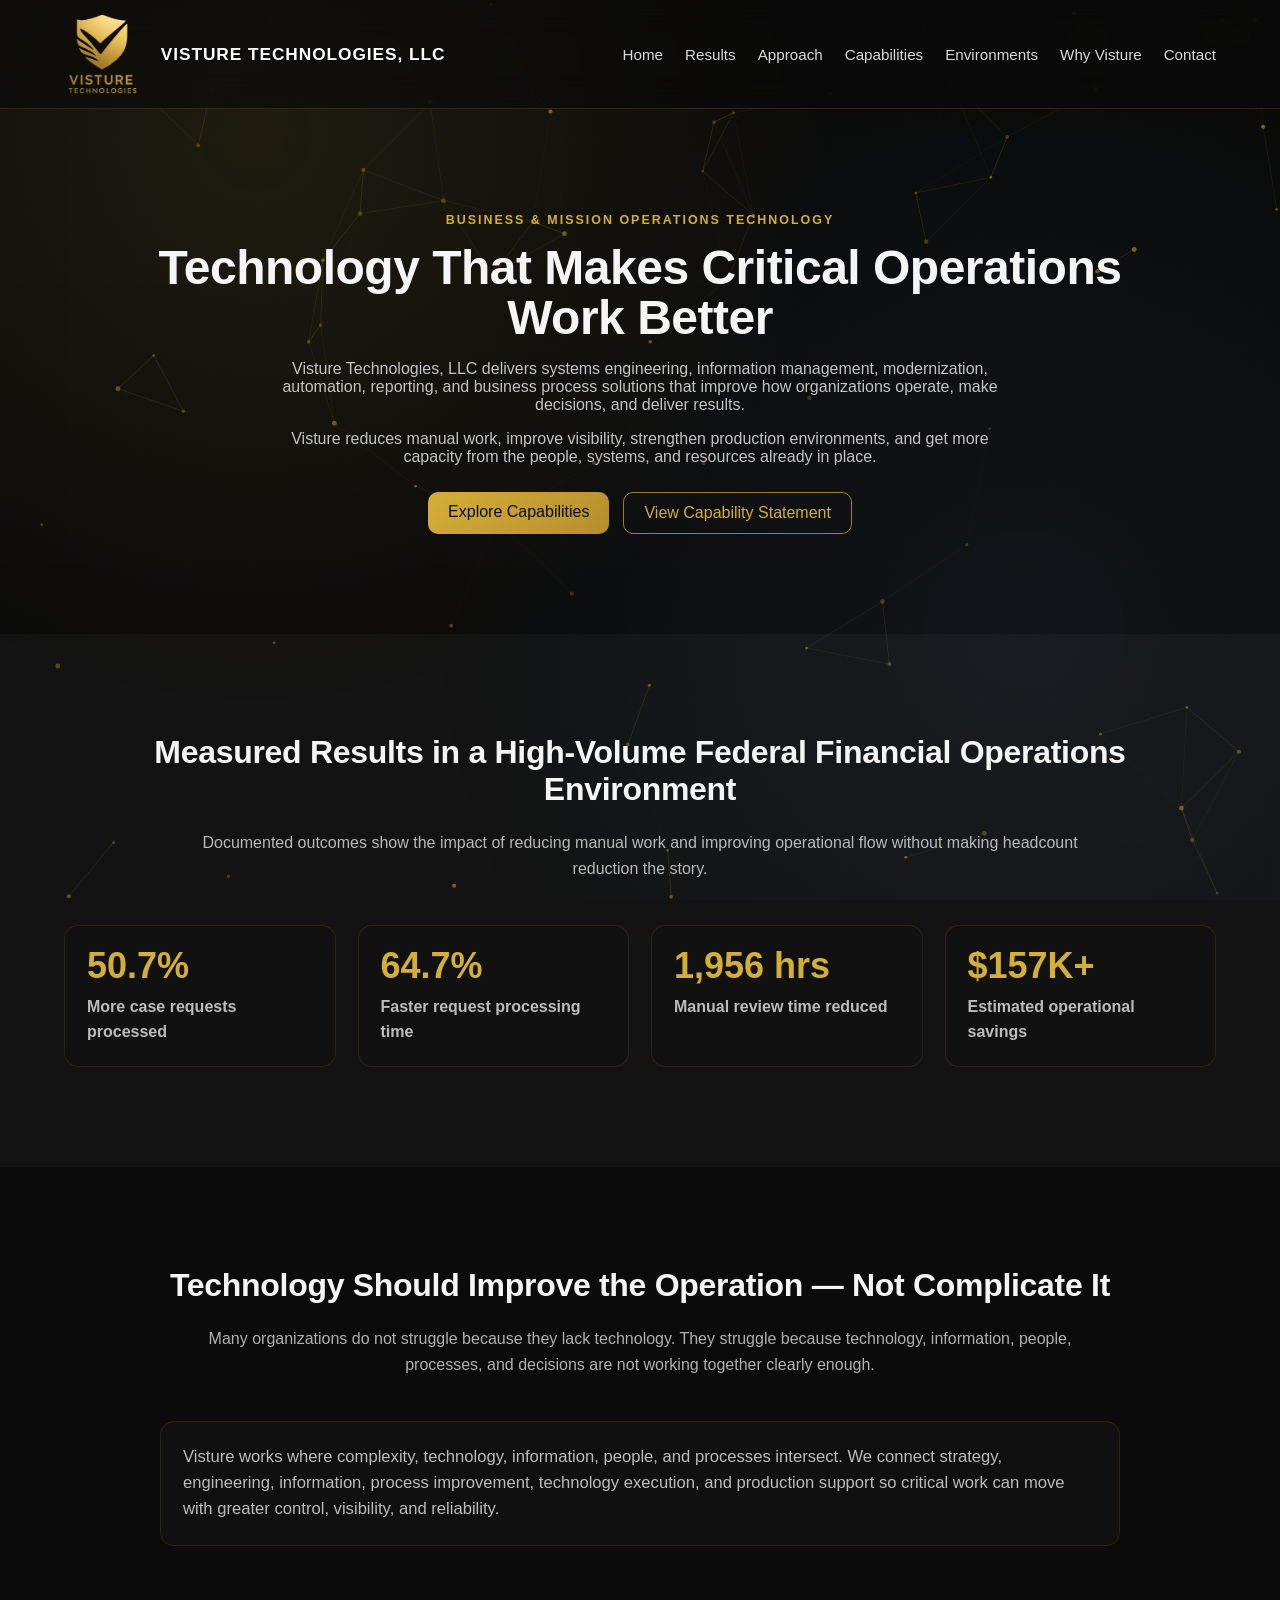
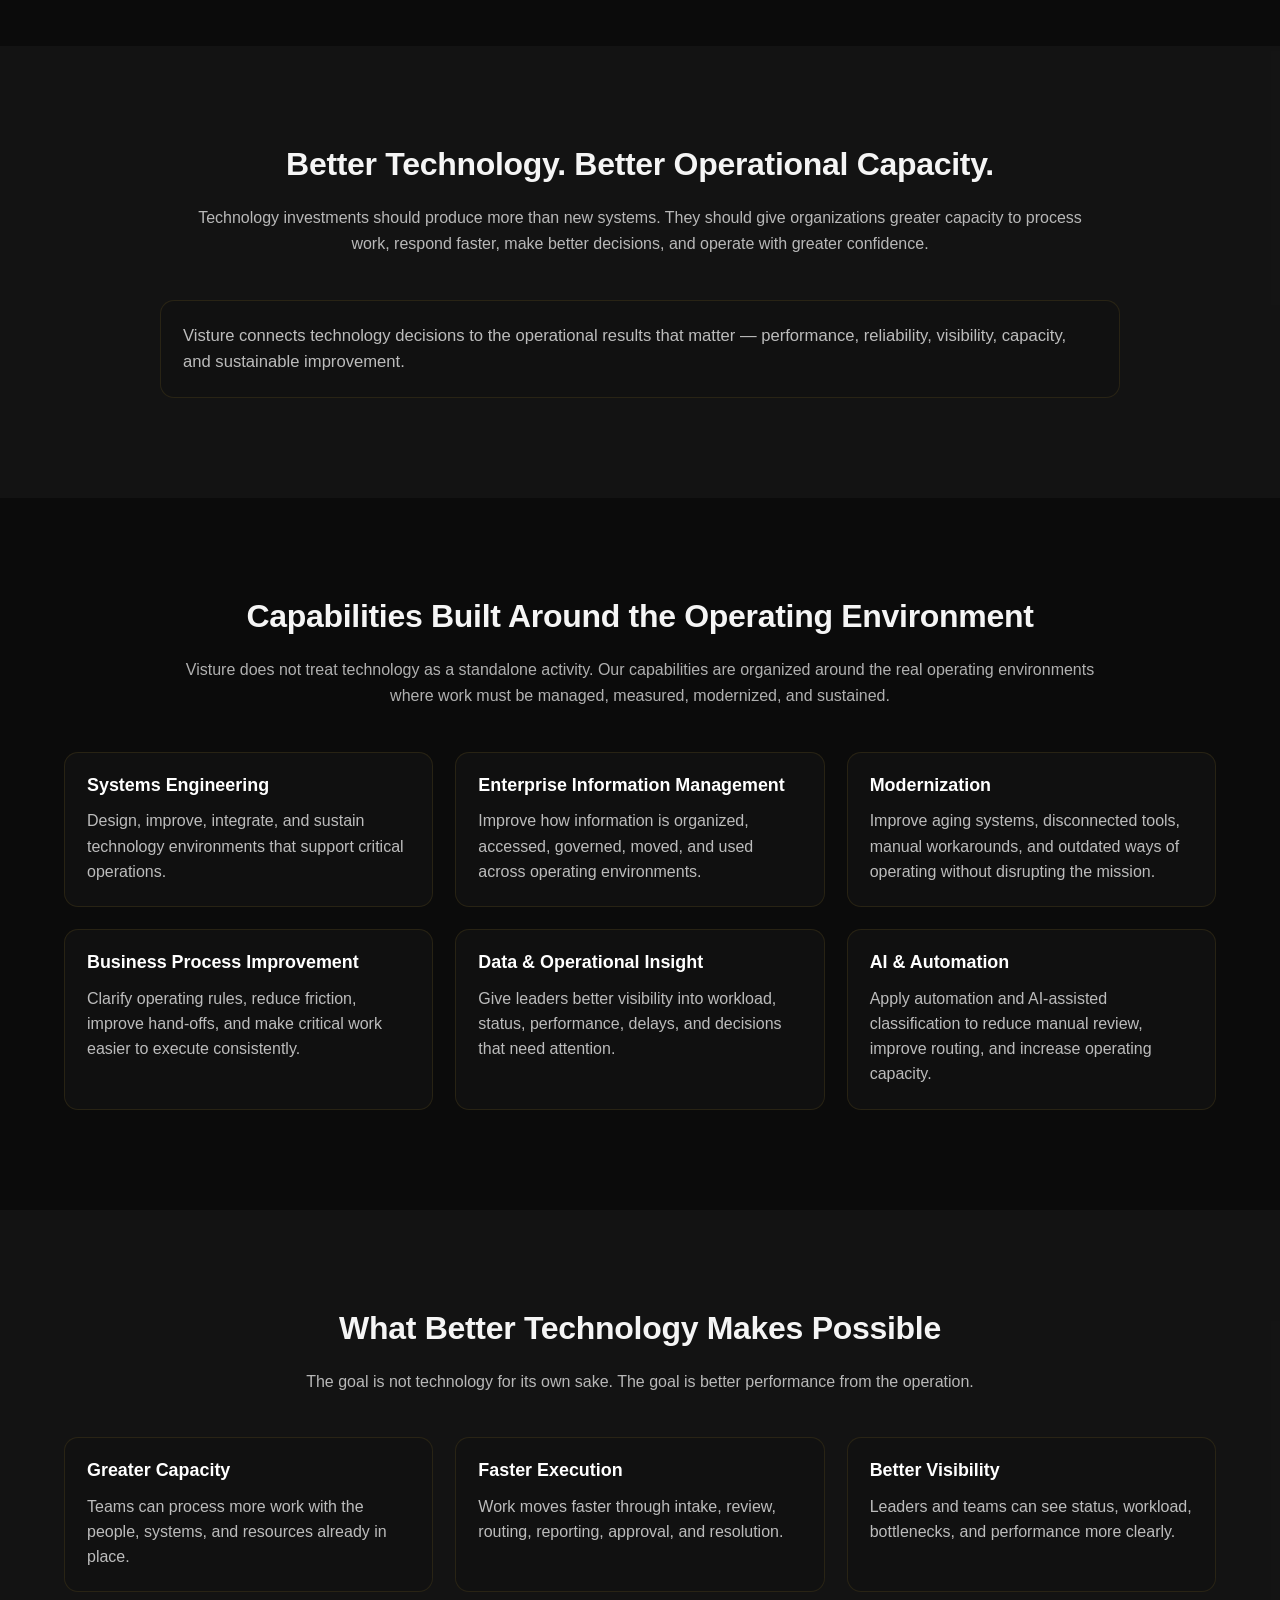
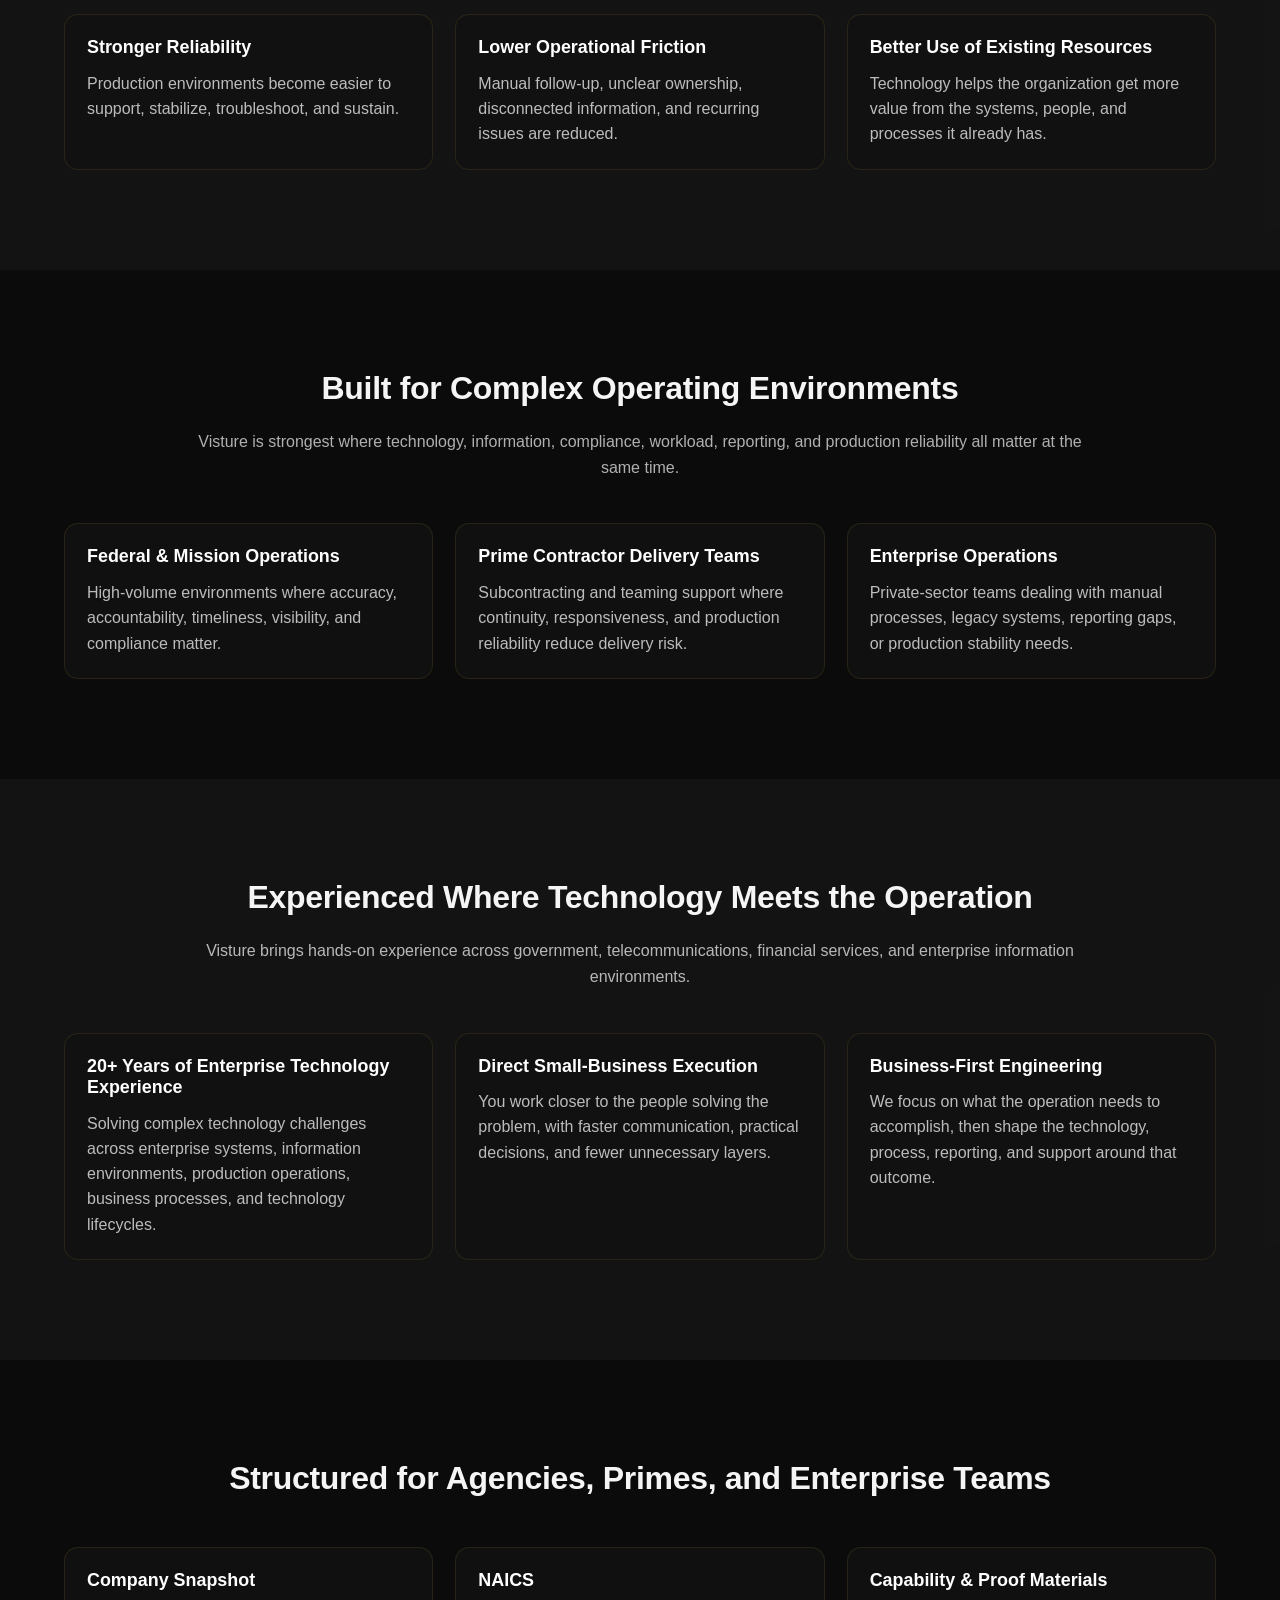
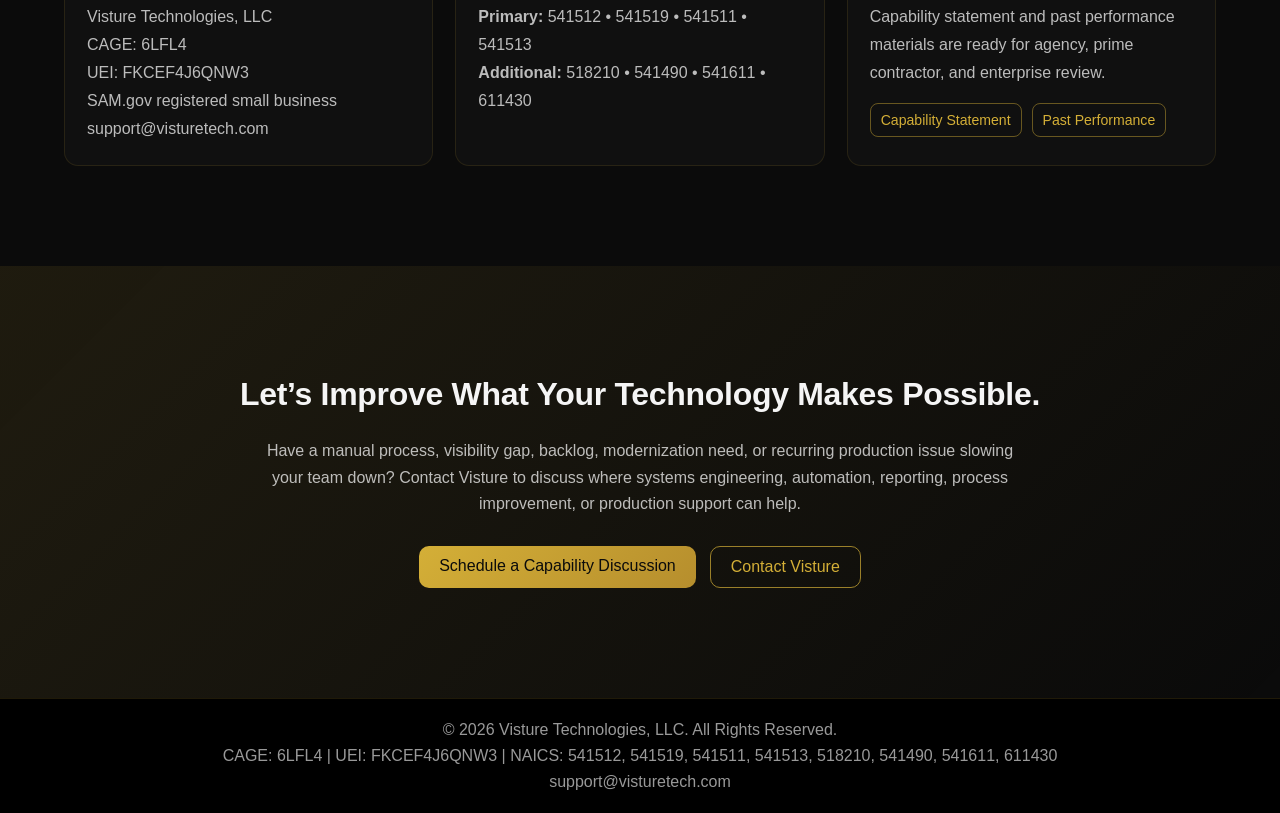
<file: index.html>
<!DOCTYPE html>
<html lang="en">
<head>
<meta charset="UTF-8">
<meta name="viewport" content="width=device-width, initial-scale=1.0">
<title>Visture Technologies, LLC | Technology That Makes Critical Operations Work Better</title>
<meta name="description" content="Visture Technologies, LLC delivers systems engineering, information management, modernization, automation, reporting, and business process solutions that improve how organizations operate, make decisions, and deliver results.">
<script type="application/ld+json">
{
  "@context": "https://schema.org",
  "@type": "Organization",
  "name": "Visture Technologies, LLC",
  "url": "https://www.visturetech.com",
  "logo": "https://www.visturetech.com/logo.png",
  "email": "support@visturetech.com",
  "description": "Visture Technologies, LLC delivers systems engineering, information management, modernization, automation, reporting, and business process solutions that improve how organizations operate, make decisions, and deliver results.",
  "naics": "541512, 541519, 541511, 541513, 518210, 541490, 541611, 611430",
  "areaServed": "US"
}
</script>
<link rel="stylesheet" href="styles.css">
</head>

<body>

<canvas id="ai-grid" aria-hidden="true"></canvas>

<header class="navbar">
  <div class="container nav-inner">

    <div class="logo">
      <img src="logo.png" alt="Visture Technologies, LLC" title="Visture Technologies, LLC">
    </div>

    <nav class="nav-links" aria-label="Main navigation">
      <a href="#home">Home</a>
      <a href="#results">Results</a>
      <a href="#approach">Approach</a>
      <a href="#capabilities">Capabilities</a>
      <a href="#environments">Environments</a>
      <a href="#why-visture">Why Visture</a>
      <a href="#contact">Contact</a>
    </nav>

  </div>
</header>

<!-- HERO -->
<section id="home" class="hero reveal">
  <div class="container hero-inner">

    <span class="eyebrow reveal">Business &amp; Mission Operations Technology</span>
    <h1 class="reveal">Technology That Makes Critical Operations Work Better</h1>
    <p class="reveal reveal-delay-1">
      Visture Technologies, LLC delivers systems engineering, information management, modernization, automation, reporting, and business process solutions that improve how organizations operate, make decisions, and deliver results.
    </p>
    <p class="reveal reveal-delay-2">
      Visture reduces manual work, improve visibility, strengthen production environments, and get more capacity from the people, systems, and resources already in place.
    </p>

    <div class="hero-actions reveal reveal-delay-2">
      <a href="#capabilities" class="btn primary">Explore Capabilities</a>
      <a href="docs/Visture-Technologies-Capability-Statement-Elevated-Breathable.pdf" class="btn outline" target="_blank" rel="noopener">View Capability Statement</a>
    </div>

  </div>
</section>

<!-- RESULTS -->
<section id="results" class="section dark reveal">
  <div class="container">
    <h2 class="reveal">Measured Results in a High-Volume Federal Financial Operations Environment</h2>
    <p class="section-intro reveal reveal-delay-1">
      Documented outcomes show the impact of reducing manual work and improving operational flow without making headcount reduction the story.
    </p>

    <div class="grid-3 metric-grid">
      <div class="card metric reveal reveal-delay-1">
        <h3>50.7%</h3>
        <p>More case requests processed</p>
      </div>

      <div class="card metric reveal reveal-delay-2">
        <h3>64.7%</h3>
        <p>Faster request processing time</p>
      </div>

      <div class="card metric reveal reveal-delay-3">
        <h3>1,956 hrs</h3>
        <p>Manual review time reduced</p>
      </div>

      <div class="card metric reveal reveal-delay-1">
        <h3>$157K+</h3>
        <p>Estimated operational savings</p>
      </div>
    </div>
  </div>
</section>

<!-- APPROACH -->
<section id="approach" class="section reveal">
  <div class="container">
    <h2 class="reveal">Technology Should Improve the Operation — Not Complicate It</h2>
    <p class="section-intro reveal reveal-delay-1">
      Many organizations do not struggle because they lack technology. They struggle because technology, information, people, processes, and decisions are not working together clearly enough.
    </p>

    <div class="card reveal reveal-delay-2 statement-card">
      <p>
        Visture works where complexity, technology, information, people, and processes intersect. We connect strategy, engineering, information, process improvement, technology execution, and production support so critical work can move with greater control, visibility, and reliability.
      </p>
    </div>
  </div>
</section>

<!-- LEADERSHIP VALUE -->
<section id="leadership-value" class="section dark reveal">
  <div class="container">
    <h2 class="reveal">Better Technology. Better Operational Capacity.</h2>
    <p class="section-intro reveal reveal-delay-1">
      Technology investments should produce more than new systems. They should give organizations greater capacity to process work, respond faster, make better decisions, and operate with greater confidence.
    </p>

    <div class="card reveal reveal-delay-2 statement-card">
      <p>
        Visture connects technology decisions to the operational results that matter — performance, reliability, visibility, capacity, and sustainable improvement.
      </p>
    </div>
  </div>
</section>

<!-- CAPABILITIES -->
<section id="capabilities" class="section reveal">
  <div class="container">

    <h2 class="reveal">Capabilities Built Around the Operating Environment</h2>
    <p class="section-intro reveal reveal-delay-1">
      Visture does not treat technology as a standalone activity. Our capabilities are organized around the real operating environments where work must be managed, measured, modernized, and sustained.
    </p>

    <div class="grid-3">
      <div class="card reveal reveal-delay-1">
        <h3>Systems Engineering</h3>
        <p>Design, improve, integrate, and sustain technology environments that support critical operations.</p>
      </div>

      <div class="card reveal reveal-delay-2">
        <h3>Enterprise Information Management</h3>
        <p>Improve how information is organized, accessed, governed, moved, and used across operating environments.</p>
      </div>

      <div class="card reveal reveal-delay-3">
        <h3>Modernization</h3>
        <p>Improve aging systems, disconnected tools, manual workarounds, and outdated ways of operating without disrupting the mission.</p>
      </div>

      <div class="card reveal reveal-delay-1">
        <h3>Business Process Improvement</h3>
        <p>Clarify operating rules, reduce friction, improve hand-offs, and make critical work easier to execute consistently.</p>
      </div>

      <div class="card reveal reveal-delay-2">
        <h3>Data &amp; Operational Insight</h3>
        <p>Give leaders better visibility into workload, status, performance, delays, and decisions that need attention.</p>
      </div>

      <div class="card reveal reveal-delay-3">
        <h3>AI &amp; Automation</h3>
        <p>Apply automation and AI-assisted classification to reduce manual review, improve routing, and increase operating capacity.</p>
      </div>
    </div>

  </div>
</section>

<!-- OUTCOMES -->
<section id="outcomes" class="section dark reveal">
  <div class="container">
    <h2 class="reveal">What Better Technology Makes Possible</h2>
    <p class="section-intro reveal reveal-delay-1">
      The goal is not technology for its own sake. The goal is better performance from the operation.
    </p>

    <div class="grid-3">
      <div class="card reveal reveal-delay-1">
        <h3>Greater Capacity</h3>
        <p>Teams can process more work with the people, systems, and resources already in place.</p>
      </div>

      <div class="card reveal reveal-delay-2">
        <h3>Faster Execution</h3>
        <p>Work moves faster through intake, review, routing, reporting, approval, and resolution.</p>
      </div>

      <div class="card reveal reveal-delay-3">
        <h3>Better Visibility</h3>
        <p>Leaders and teams can see status, workload, bottlenecks, and performance more clearly.</p>
      </div>

      <div class="card reveal reveal-delay-1">
        <h3>Stronger Reliability</h3>
        <p>Production environments become easier to support, stabilize, troubleshoot, and sustain.</p>
      </div>

      <div class="card reveal reveal-delay-2">
        <h3>Lower Operational Friction</h3>
        <p>Manual follow-up, unclear ownership, disconnected information, and recurring issues are reduced.</p>
      </div>

      <div class="card reveal reveal-delay-3">
        <h3>Better Use of Existing Resources</h3>
        <p>Technology helps the organization get more value from the systems, people, and processes it already has.</p>
      </div>
    </div>
  </div>
</section>

<!-- ENVIRONMENTS -->
<section id="environments" class="section reveal">
  <div class="container">
    <h2 class="reveal">Built for Complex Operating Environments</h2>
    <p class="section-intro reveal reveal-delay-1">
      Visture is strongest where technology, information, compliance, workload, reporting, and production reliability all matter at the same time.
    </p>

    <div class="grid-3">
      <div class="card reveal reveal-delay-1">
        <h3>Federal &amp; Mission Operations</h3>
        <p>High-volume environments where accuracy, accountability, timeliness, visibility, and compliance matter.</p>
      </div>

      <div class="card reveal reveal-delay-2">
        <h3>Prime Contractor Delivery Teams</h3>
        <p>Subcontracting and teaming support where continuity, responsiveness, and production reliability reduce delivery risk.</p>
      </div>

      <div class="card reveal reveal-delay-3">
        <h3>Enterprise Operations</h3>
        <p>Private-sector teams dealing with manual processes, legacy systems, reporting gaps, or production stability needs.</p>
      </div>
    </div>
  </div>
</section>

<!-- WHY VISTURE -->
<section id="why-visture" class="section dark reveal">
  <div class="container">
    <h2 class="reveal">Experienced Where Technology Meets the Operation</h2>
    <p class="section-intro reveal reveal-delay-1">
      Visture brings hands-on experience across government, telecommunications, financial services, and enterprise information environments.
    </p>

    <div class="grid-3">
      <div class="card reveal reveal-delay-1">
        <h3>20+ Years of Enterprise Technology Experience</h3>
        <p>Solving complex technology challenges across enterprise systems, information environments, production operations, business processes, and technology lifecycles.</p>
      </div>

      <div class="card reveal reveal-delay-2">
        <h3>Direct Small-Business Execution</h3>
        <p>You work closer to the people solving the problem, with faster communication, practical decisions, and fewer unnecessary layers.</p>
      </div>

      <div class="card reveal reveal-delay-3">
        <h3>Business-First Engineering</h3>
        <p>We focus on what the operation needs to accomplish, then shape the technology, process, reporting, and support around that outcome.</p>
      </div>
    </div>
  </div>
</section>

<!-- PROCUREMENT -->
<section id="procurement" class="section reveal">
  <div class="container">
    <h2 class="reveal">Structured for Agencies, Primes, and Enterprise Teams</h2>

    <div class="grid-3">
      <div class="card reveal reveal-delay-1">
        <h3>Company Snapshot</h3>
        <p>Visture Technologies, LLC<br>CAGE: 6LFL4<br>UEI: FKCEF4J6QNW3<br>SAM.gov registered small business<br>support@visturetech.com</p>
      </div>

      <div class="card reveal reveal-delay-2">
        <h3>NAICS</h3>
        <p><strong>Primary:</strong> 541512 • 541519 • 541511 • 541513<br><strong>Additional:</strong> 518210 • 541490 • 541611 • 611430</p>
      </div>

      <div class="card reveal reveal-delay-3">
        <h3>Capability &amp; Proof Materials</h3>
        <p>Capability statement and past performance materials are ready for agency, prime contractor, and enterprise review.</p>
        <div class="card-actions">
          <a href="docs/Visture-Technologies-Capability-Statement-Elevated-Breathable.pdf" target="_blank" rel="noopener">Capability Statement</a>
          <a href="docs/Visture-Technologies-Past-Performance-Snapshot-Elevated-Breathable.pdf" target="_blank" rel="noopener">Past Performance</a>
        </div>
      </div>
    </div>
  </div>
</section>

<!-- CONTACT -->
<section id="contact" class="cta reveal">
  <div class="container">
    <h2 class="reveal">Let’s Improve What Your Technology Makes Possible.</h2>
    <p class="reveal reveal-delay-1">
      Have a manual process, visibility gap, backlog, modernization need, or recurring production issue slowing your team down? Contact Visture to discuss where systems engineering, automation, reporting, process improvement, or production support can help.
    </p>
    <div class="hero-actions reveal reveal-delay-2">
      <a href="mailto:support@visturetech.com?subject=Schedule%20a%20Capability%20Discussion" class="btn primary">Schedule a Capability Discussion</a>
      <a href="mailto:support@visturetech.com?subject=Contact%20Visture" class="btn outline">Contact Visture</a>
    </div>
  </div>
</section>

<footer>
  <div class="container">
    <p>© 2026 Visture Technologies, LLC. All Rights Reserved.</p>
    <p>CAGE: 6LFL4 | UEI: FKCEF4J6QNW3 | NAICS: 541512, 541519, 541511, 541513, 518210, 541490, 541611, 611430</p>
    <p>support@visturetech.com</p>
  </div>
</footer>

<script>
/* =========================================================
   VISTURE TECHNOLOGIES
   Animated AI / Neural Network Background
   ========================================================= */

(() => {
  const canvas = document.getElementById("ai-grid");

  if (!canvas) {
    console.warn("Visture AI grid canvas not found.");
    return;
  }

  const ctx = canvas.getContext("2d", { alpha: true });

  if (!ctx) {
    console.warn("Visture AI grid canvas context unavailable.");
    return;
  }

  let width = 0;
  let height = 0;
  let dpr = 1;
  let nodes = [];
  let animationFrame;

  /*
   * Pointer position.
   * Works with mouse and touch.
   */
  const pointer = {
    x: null,
    y: null,
    active: false
  };

  /*
   * ---------------------------------------------------------
   * SETTINGS
   * ---------------------------------------------------------
   */

  const SETTINGS = {
    desktopNodes: 75,
    tabletNodes: 55,
    mobileNodes: 38,

    desktopConnectionDistance: 135,
    mobileConnectionDistance: 105,

    minSpeed: 0.10,
    maxSpeed: 0.42,

    nodeRadiusMin: 1.2,
    nodeRadiusMax: 2.5,

    pointerRadius: 150,
    pointerForce: 0.018,

    lineWidth: 0.55,

    /*
     * Gold used by the Visture design.
     */
    gold: "212,175,55"
  };

  /*
   * ---------------------------------------------------------
   * DEVICE / NODE COUNT
   * ---------------------------------------------------------
   */

  function getNodeCount() {
    const viewportWidth = window.innerWidth;

    if (viewportWidth <= 640) {
      return SETTINGS.mobileNodes;
    }

    if (viewportWidth <= 1000) {
      return SETTINGS.tabletNodes;
    }

    return SETTINGS.desktopNodes;
  }

  /*
   * ---------------------------------------------------------
   * RESIZE CANVAS
   *
   * Uses devicePixelRatio so the network remains sharp on
   * high-resolution desktop displays and phones.
   * ---------------------------------------------------------
   */

  function resizeCanvas() {
    width = window.innerWidth;
    height = window.innerHeight;

    dpr = Math.min(window.devicePixelRatio || 1, 2);

    canvas.width = Math.round(width * dpr);
    canvas.height = Math.round(height * dpr);

    canvas.style.width = width + "px";
    canvas.style.height = height + "px";

    /*
     * Draw using CSS-pixel coordinates while rendering at
     * the device's native resolution.
     */
    ctx.setTransform(dpr, 0, 0, dpr, 0, 0);

    /*
     * Rebuild the network when the viewport changes size.
     */
    createNodes(getNodeCount());
  }

  /*
   * ---------------------------------------------------------
   * CREATE NODES
   * ---------------------------------------------------------
   */

  function createNodes(count) {
    nodes = [];

    for (let i = 0; i < count; i++) {
      const angle = Math.random() * Math.PI * 2;

      const speed =
        SETTINGS.minSpeed +
        Math.random() *
          (SETTINGS.maxSpeed - SETTINGS.minSpeed);

      nodes.push({
        x: Math.random() * width,
        y: Math.random() * height,

        vx: Math.cos(angle) * speed,
        vy: Math.sin(angle) * speed,

        radius:
          SETTINGS.nodeRadiusMin +
          Math.random() *
            (SETTINGS.nodeRadiusMax -
              SETTINGS.nodeRadiusMin),

        /*
         * Slight individual brightness variation.
         */
        alpha:
          0.35 +
          Math.random() * 0.45,

        /*
         * Gives each point slightly different movement.
         */
        phase: Math.random() * Math.PI * 2,

        wobble:
          0.0008 +
          Math.random() * 0.0015
      });
    }
  }

  /*
   * ---------------------------------------------------------
   * POINTER / MOUSE
   * ---------------------------------------------------------
   */

  window.addEventListener(
    "mousemove",
    (event) => {
      pointer.x = event.clientX;
      pointer.y = event.clientY;
      pointer.active = true;
    },
    { passive: true }
  );

  window.addEventListener(
    "mouseleave",
    () => {
      pointer.x = null;
      pointer.y = null;
      pointer.active = false;
    },
    { passive: true }
  );

  /*
   * ---------------------------------------------------------
   * TOUCH
   * ---------------------------------------------------------
   */

  window.addEventListener(
    "touchstart",
    (event) => {
      if (!event.touches || !event.touches.length) return;

      pointer.x = event.touches[0].clientX;
      pointer.y = event.touches[0].clientY;
      pointer.active = true;
    },
    { passive: true }
  );

  window.addEventListener(
    "touchmove",
    (event) => {
      if (!event.touches || !event.touches.length) return;

      pointer.x = event.touches[0].clientX;
      pointer.y = event.touches[0].clientY;
      pointer.active = true;
    },
    { passive: true }
  );

  window.addEventListener(
    "touchend",
    () => {
      pointer.x = null;
      pointer.y = null;
      pointer.active = false;
    },
    { passive: true }
  );

  /*
   * ---------------------------------------------------------
   * UPDATE NODE
   * ---------------------------------------------------------
   */

  function updateNode(node, time) {

    /*
     * Very subtle organic movement.
     */
    node.vx += Math.sin(time * node.wobble + node.phase) * 0.002;
    node.vy += Math.cos(time * node.wobble + node.phase) * 0.002;

    /*
     * Keep velocity within reasonable limits.
     */
    const speed = Math.sqrt(
      node.vx * node.vx +
      node.vy * node.vy
    );

    if (speed > SETTINGS.maxSpeed) {
      node.vx =
        (node.vx / speed) *
        SETTINGS.maxSpeed;

      node.vy =
        (node.vy / speed) *
        SETTINGS.maxSpeed;
    }

    /*
     * Pointer interaction.
     *
     * Nodes are gently attracted toward the cursor/touch
     * rather than violently jumping.
     */
    if (
      pointer.active &&
      pointer.x !== null &&
      pointer.y !== null
    ) {
      const dx = pointer.x - node.x;
      const dy = pointer.y - node.y;

      const distance = Math.sqrt(
        dx * dx + dy * dy
      );

      if (
        distance > 0 &&
        distance < SETTINGS.pointerRadius
      ) {
        const strength =
          (1 - distance / SETTINGS.pointerRadius) *
          SETTINGS.pointerForce;

        node.vx += dx * strength * 0.01;
        node.vy += dy * strength * 0.01;
      }
    }

    /*
     * Move.
     */
    node.x += node.vx;
    node.y += node.vy;

    /*
     * Wrap around the screen.
     *
     * This prevents particles from getting stuck against
     * the edges and keeps the network continuously populated.
     */
    if (node.x < -20) {
      node.x = width + 20;
    }

    if (node.x > width + 20) {
      node.x = -20;
    }

    if (node.y < -20) {
      node.y = height + 20;
    }

    if (node.y > height + 20) {
      node.y = -20;
    }
  }

  /*
   * ---------------------------------------------------------
   * DRAW
   * ---------------------------------------------------------
   */

  function draw(time) {

    /*
     * Clear the canvas.
     */
    ctx.clearRect(0, 0, width, height);

    /*
     * Update nodes first.
     *
     * IMPORTANT:
     * There is intentionally NO scroll-based damping here.
     *
     * The AI network continues moving while the user scrolls
     * through the entire Visture website.
     */
    nodes.forEach((node) => {
      updateNode(node, time);

      /*
       * Draw node.
       */
      ctx.beginPath();

      ctx.arc(
        node.x,
        node.y,
        node.radius,
        0,
        Math.PI * 2
      );

      ctx.fillStyle =
        `rgba(${SETTINGS.gold},${node.alpha})`;

      ctx.fill();
    });

    /*
     * -------------------------------------------------------
     * CONNECTIONS
     * -------------------------------------------------------
     */

    const connectionDistance =
      window.innerWidth <= 640
        ? SETTINGS.mobileConnectionDistance
        : SETTINGS.desktopConnectionDistance;

    for (let i = 0; i < nodes.length; i++) {

      for (let j = i + 1; j < nodes.length; j++) {

        const a = nodes[i];
        const b = nodes[j];

        const dx = a.x - b.x;
        const dy = a.y - b.y;

        const distance =
          Math.sqrt(dx * dx + dy * dy);

        if (distance < connectionDistance) {

          /*
           * Lines become brighter as nodes get closer.
           */
          const opacity =
            (1 - distance / connectionDistance) *
            0.65;

          ctx.beginPath();

          ctx.moveTo(a.x, a.y);
          ctx.lineTo(b.x, b.y);

          ctx.strokeStyle =
            `rgba(${SETTINGS.gold},${opacity})`;

          ctx.lineWidth = SETTINGS.lineWidth;

          ctx.stroke();
        }
      }
    }

    /*
     * -------------------------------------------------------
     * CONTINUE ANIMATION
     * -------------------------------------------------------
     *
     * We intentionally do NOT check:
     *
     * prefers-reduced-motion
     *
     * because Visture's background is intended to remain
     * animated on desktop AND mobile.
     */
    animationFrame =
      requestAnimationFrame(draw);
  }

  /*
   * ---------------------------------------------------------
   * RESIZE
   * ---------------------------------------------------------
   */

  let resizeTimer;

  window.addEventListener(
    "resize",
    () => {
      clearTimeout(resizeTimer);

      resizeTimer = setTimeout(() => {
        resizeCanvas();
      }, 100);
    },
    { passive: true }
  );

  /*
   * ---------------------------------------------------------
   * INITIALIZE
   * ---------------------------------------------------------
   */

  resizeCanvas();

  /*
   * Start animation immediately.
   */
  animationFrame =
    requestAnimationFrame(draw);

})();
</script>  
<!-- =========================
     SCROLL REVEAL SYSTEM
========================= -->
<script>
const reveals = document.querySelectorAll(".reveal");

function revealOnScroll() {
  const trigger = window.innerHeight * 0.85;

  reveals.forEach(el => {
    const top = el.getBoundingClientRect().top;

    if (top < trigger) {
      el.classList.add("active");
    }
  });
}

window.addEventListener("scroll", revealOnScroll);
window.addEventListener("load", revealOnScroll);
</script>

</body>
</html>
</file>
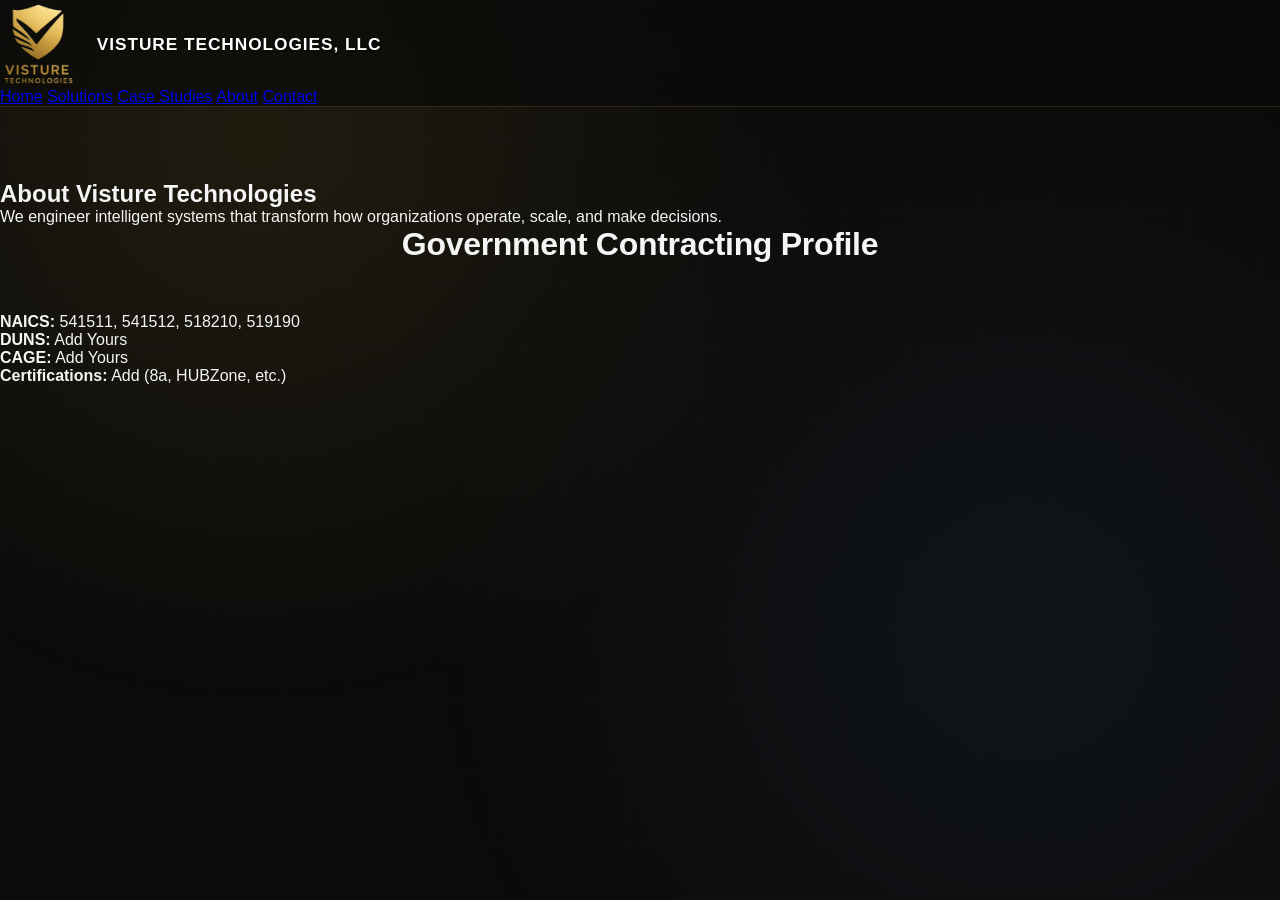
<file: about.html>
<!DOCTYPE html>
<html lang="en">
<head>
<meta charset="UTF-8">
<meta name="viewport" content="width=device-width, initial-scale=1.0">
<title>About | Visture</title>
<link rel="stylesheet" href="styles.css">
</head>

<body>

<header class="navbar">
  <div class="logo">
    <img src="logo.png">
  </div>

  <nav>
    <a href="index.html">Home</a>
    <a href="solutions.html">Solutions</a>
    <a href="case-studies.html">Case Studies</a>
    <a href="about.html">About</a>
    <a href="contact.html">Contact</a>
  </nav>
</header>

<section class="section">
<h1>About Visture Technologies</h1>

<p class="center-text">
We engineer intelligent systems that transform how organizations operate, scale, and make decisions.
</p>

<h2>Government Contracting Profile</h2>

<ul>
<li><strong>NAICS:</strong> 541511, 541512, 518210, 519190</li>
<li><strong>DUNS:</strong> Add Yours</li>
<li><strong>CAGE:</strong> Add Yours</li>
<li><strong>Certifications:</strong> Add (8a, HUBZone, etc.)</li>
</ul>

</section>

</body>
</html>
</file>
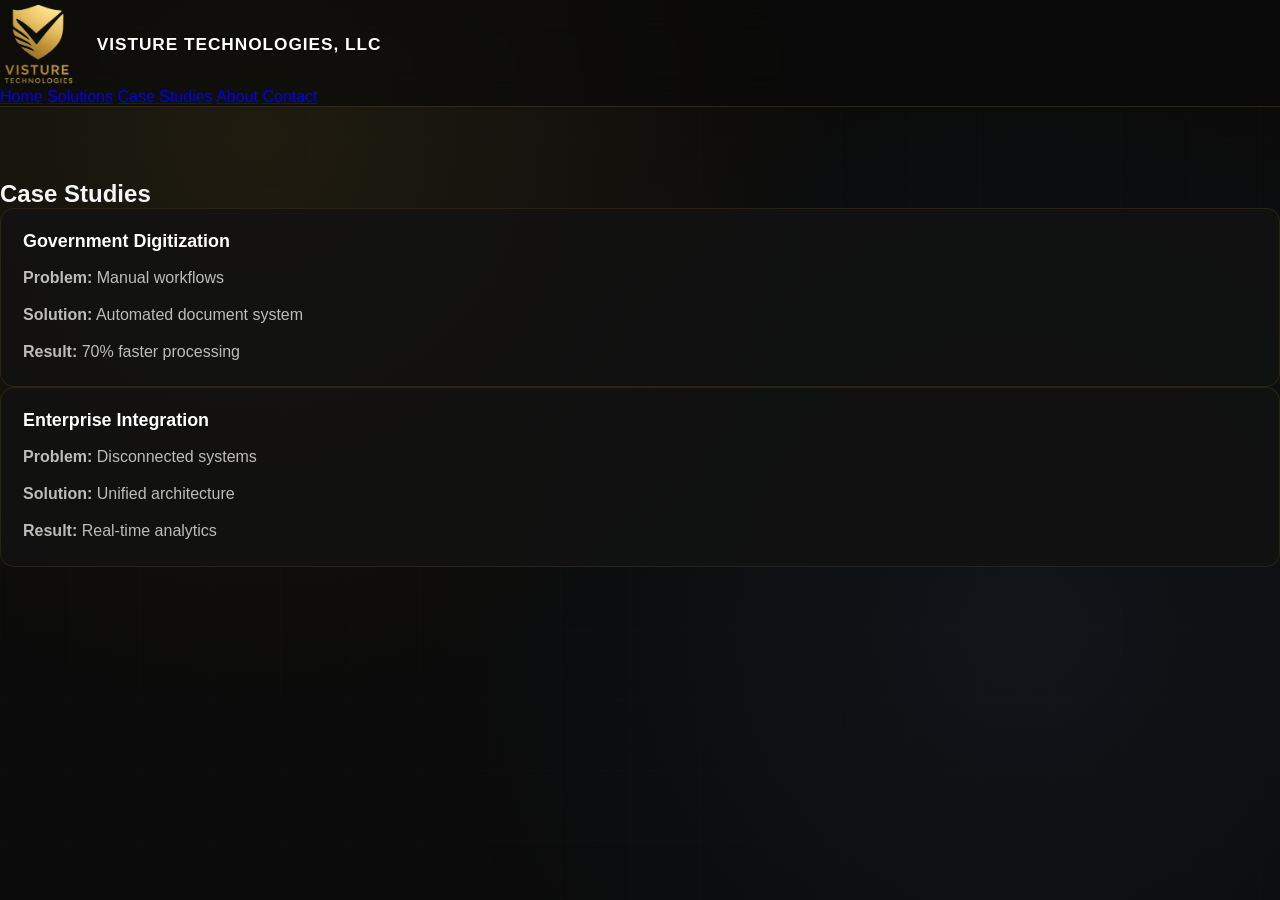
<file: case-studies.html>
<!DOCTYPE html>
<html lang="en">
<head>
<meta charset="UTF-8">
<meta name="viewport" content="width=device-width, initial-scale=1.0">
<title>Case Studies | Visture</title>
<link rel="stylesheet" href="styles.css">
</head>

<body>

<header class="navbar">
  <div class="logo">
    <img src="logo.png">
  </div>

  <nav>
    <a href="index.html">Home</a>
    <a href="solutions.html">Solutions</a>
    <a href="case-studies.html">Case Studies</a>
    <a href="about.html">About</a>
    <a href="contact.html">Contact</a>
  </nav>
</header>

<section class="section">
<h1>Case Studies</h1>

<div class="card">
<h3>Government Digitization</h3>
<p><strong>Problem:</strong> Manual workflows</p>
<p><strong>Solution:</strong> Automated document system</p>
<p><strong>Result:</strong> 70% faster processing</p>
</div>

<div class="card">
<h3>Enterprise Integration</h3>
<p><strong>Problem:</strong> Disconnected systems</p>
<p><strong>Solution:</strong> Unified architecture</p>
<p><strong>Result:</strong> Real-time analytics</p>
</div>

</section>

</body>
</html>
</file>
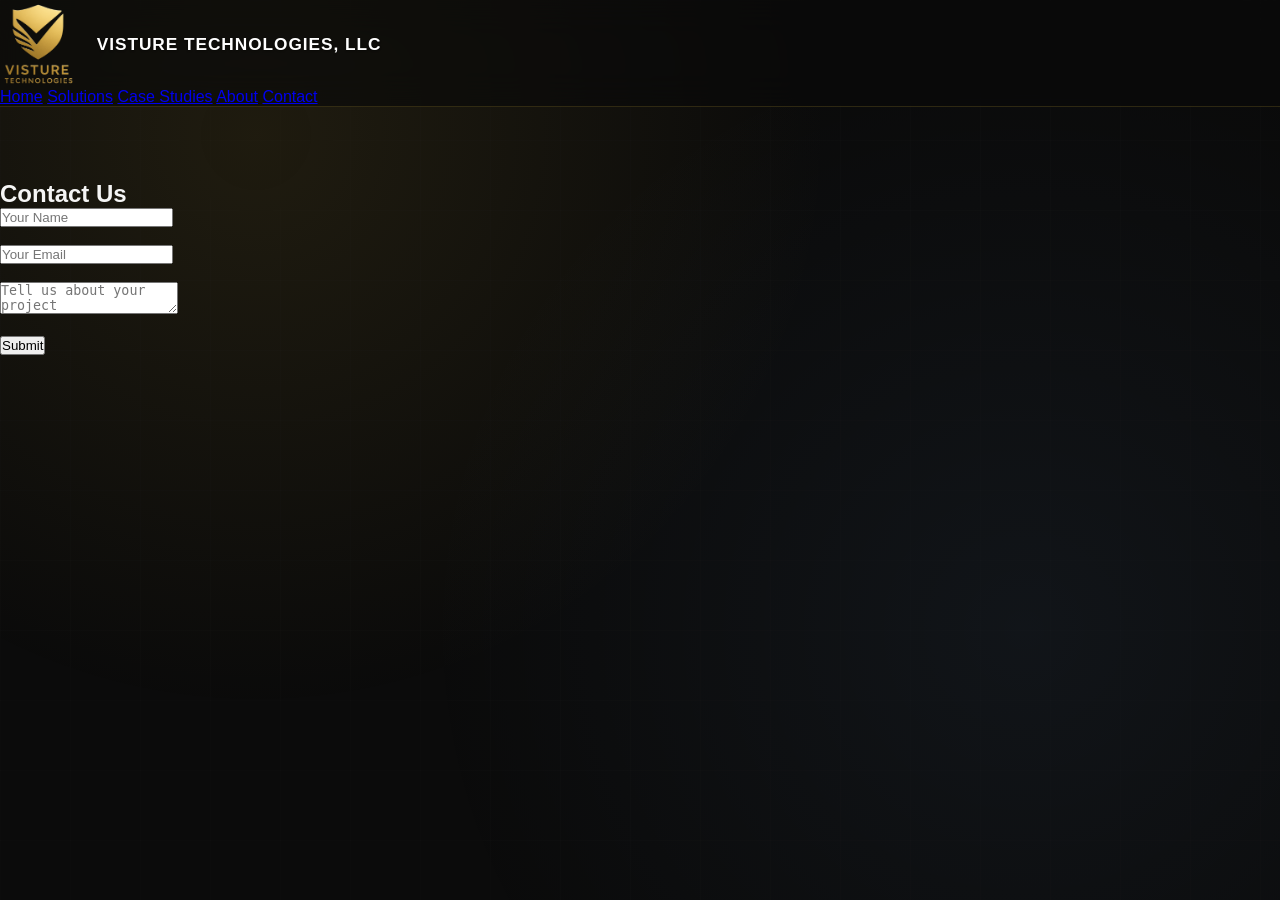
<file: contact.html>
<!DOCTYPE html>
<html lang="en">
<head>
<meta charset="UTF-8">
<meta name="viewport" content="width=device-width, initial-scale=1.0">
<title>Contact | Visture</title>
<link rel="stylesheet" href="styles.css">
</head>

<body>

<header class="navbar">
  <div class="logo">
    <img src="logo.png">
  </div>

  <nav>
    <a href="index.html">Home</a>
    <a href="solutions.html">Solutions</a>
    <a href="case-studies.html">Case Studies</a>
    <a href="about.html">About</a>
    <a href="contact.html">Contact</a>
  </nav>
</header>

<section class="section">
<h1>Contact Us</h1>

<form action="https://formspree.io/f/yourID" method="POST">

<input type="text" name="name" placeholder="Your Name" required><br><br>

<input type="email" name="email" placeholder="Your Email" required><br><br>

<textarea name="message" placeholder="Tell us about your project"></textarea><br><br>

<button class="btn-primary">Submit</button>

</form>

</section>

</body>
</html>
</file>
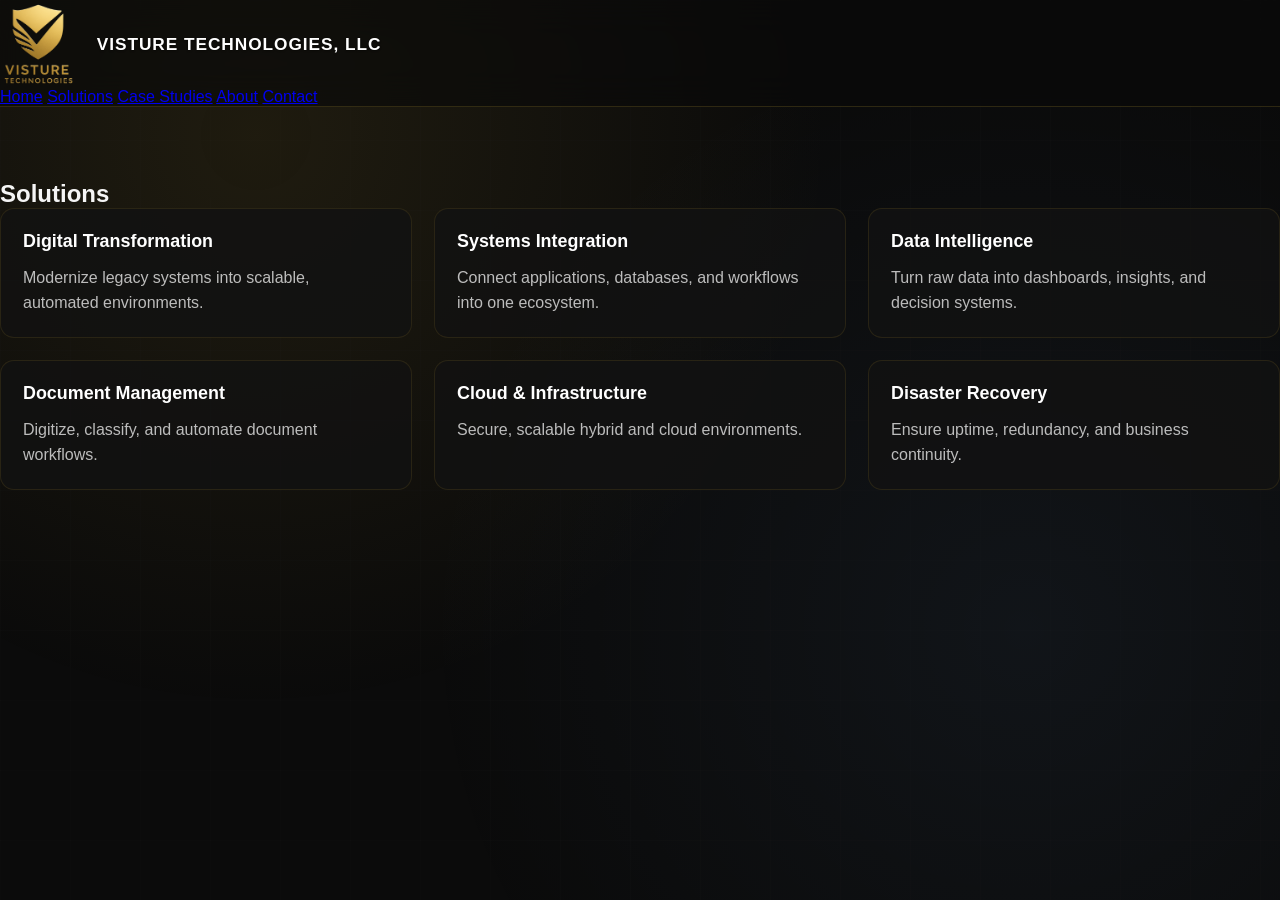
<file: solutions.html>
<!DOCTYPE html>
<html lang="en">
<head>
<meta charset="UTF-8">
<meta name="viewport" content="width=device-width, initial-scale=1.0">
<title>Solutions | Visture Technologies</title>
<link rel="stylesheet" href="styles.css">
</head>

<body>

<header class="navbar">
  <div class="logo">
    <img src="logo.png">
  </div>

  <nav>
    <a href="index.html">Home</a>
    <a href="solutions.html">Solutions</a>
    <a href="case-studies.html">Case Studies</a>
    <a href="about.html">About</a>
    <a href="contact.html">Contact</a>
  </nav>
</header>

<section class="section">
<h1>Solutions</h1>

<div class="grid-3">

<div class="card">
<h3>Digital Transformation</h3>
<p>Modernize legacy systems into scalable, automated environments.</p>
</div>

<div class="card">
<h3>Systems Integration</h3>
<p>Connect applications, databases, and workflows into one ecosystem.</p>
</div>

<div class="card">
<h3>Data Intelligence</h3>
<p>Turn raw data into dashboards, insights, and decision systems.</p>
</div>

<div class="card">
<h3>Document Management</h3>
<p>Digitize, classify, and automate document workflows.</p>
</div>

<div class="card">
<h3>Cloud & Infrastructure</h3>
<p>Secure, scalable hybrid and cloud environments.</p>
</div>

<div class="card">
<h3>Disaster Recovery</h3>
<p>Ensure uptime, redundancy, and business continuity.</p>
</div>

</div>
</section>

</body>
</html>
</file>
<file: styles.css>
/* =========================
   BASE SYSTEM RESET
========================= */
* {
  margin: 0;
  padding: 0;
  box-sizing: border-box;
}

html {
  scroll-behavior: smooth;
}

body {
  font-family: -apple-system, BlinkMacSystemFont, "Segoe UI", Roboto, Arial, sans-serif;
  background: #0b0b0b;
  color: #f5f5f5;
  padding-top: 80px;
  overflow-x: hidden;
}

/* =========================
   AI INTELLIGENCE LAYER (CANVAS BACKGROUND)
========================= */
#ai-grid {
  position: fixed;
  inset: 0;
  width: 100%;
  height: 100%;
  z-index: 3;
  opacity: 0.65;
  pointer-events: none;
  display: block;
}

/* =========================
   BACKGROUND DEPTH (APPLE + AI FUSION LAYER)
========================= */
body::before {
  content: "";
  position: fixed;
  inset: 0;
  background:
    radial-gradient(circle at 20% 15%, rgba(212,175,55,0.10), transparent 45%),
    radial-gradient(circle at 80% 70%, rgba(120,180,255,0.06), transparent 50%);
  z-index: 1;
  pointer-events: none;
}

/* DATA GRID / MIST LAYER */
body::after {
  content: "";
  position: fixed;
  inset: 0;
  background-image:
    linear-gradient(rgba(255,255,255,0.03) 1px, transparent 1px),
    linear-gradient(90deg, rgba(255,255,255,0.03) 1px, transparent 1px);
  background-size: 70px 70px;
  opacity: 0.25;
  z-index: 2;
  pointer-events: none;
}


/* =========================
   STACKING FIX FOR DEPLOYED CANVAS BACKGROUND
   Keeps the animated canvas visible while placing all content above it.
========================= */
.navbar,
.hero,
.section,
.cta,
footer {
  position: relative;
  z-index: 5;
}

/* =========================
   CONTAINER
========================= */
.container {
  max-width: 1200px;
  margin: 0 auto;
  padding: 0 24px;
}

/* =========================
   NAVBAR (APPLE GLASS STYLE)
========================= */
.navbar {
  position: fixed;
  top: 0;
  width: 100%;
  background: rgba(10,10,10,0.65);
  backdrop-filter: blur(18px);
  border-bottom: 1px solid rgba(212,175,55,0.18);
  z-index: 999;
}

.nav-inner {
height: 108px;
  min-height: 108px;
  padding-top: 12px;
  padding-bottom: 12px;
  display: flex;
  align-items: center;
  justify-content: space-between;
}

/* =========================
   LOGO (BRAND ANCHOR ENHANCED)
========================= */
.logo {
display: flex;
  align-items: center;
  gap: 12px;
}

.logo::before {
  content: "";
  position: absolute;
  left: -14px;
  width: 3px;
  height: 24px;
  background: linear-gradient(180deg, #d4af37, #b68e2d);
  border-radius: 2px;
}

.logo img {
height: 88px;
  width: auto;
  object-fit: contain;
}

.logo img:hover {
  transform: scale(1.05);
  filter:
    drop-shadow(0 0 18px rgba(212,175,55,0.55))
    brightness(1.25);
}

/* 🔥 OPTIONAL BRAND TEXT (SUBTLE, NOT LOUD) */
.logo::after {
content: "VISTURE TECHNOLOGIES, LLC";
  margin-left: 8px;
  color: #ffffff;
  font-size: 1.08rem;
  font-weight: 900;
  letter-spacing: 0.055em;
  text-transform: uppercase;
  white-space: nowrap;
  line-height: 1.1;
  text-shadow: 0 1px 2px rgba(0,0,0,0.40);
}

/* =========================
   NAV LINKS (APPLE MINIMAL)
========================= */
.nav-links {
  display: flex;
  gap: 22px;
}

.nav-links a {
  color: rgba(255,255,255,0.85);
  text-decoration: none;
  font-size: 0.95rem;
  position: relative;
  transition: 0.25s ease;
}

.nav-links a::after {
  content: "";
  position: absolute;
  left: 0;
  bottom: -6px;
  width: 0%;
  height: 1px;
  background: #d4af37;
  transition: 0.3s ease;
}

.nav-links a:hover {
  color: #d4af37;
}

.nav-links a:hover::after {
  width: 100%;
}

/* =========================
   HERO (APPLE FOCUS LAYER)
========================= */
.hero {
  padding: 130px 0 100px;
  text-align: center;
  position: relative;
}

.hero h1 {
  font-size: 3rem;
  letter-spacing: -0.5px;
  margin-bottom: 16px;
  animation: fadeUp 0.9s ease both;
}

.hero p {
  max-width: 760px;
  margin: 0 auto 26px;
  color: rgba(255,255,255,0.75);
  animation: fadeUp 1.05s ease both;
}

/* =========================
   SECTIONS
========================= */
.section {
  padding: 100px 0;
}

.section.dark {
  background: rgba(255,255,255,0.035);
}

/* =========================
   HEADINGS
========================= */
h2 {
  text-align: center;
  margin-bottom: 50px;
  font-size: 2rem;
  letter-spacing: -0.3px;
}

/* =========================
   GRID SYSTEM
========================= */
.grid-3 {
  display: grid;
  grid-template-columns: repeat(3, 1fr);
  gap: 22px;
}

/* =========================
   CARDS (AI-ENHANCED LIFT)
========================= */
.card {
  background: rgba(18,18,18,0.85);
  border: 1px solid rgba(212,175,55,0.12);
  border-radius: 14px;
  padding: 22px;
  transition: all 0.35s ease;
  position: relative;
  overflow: hidden;
}

/* subtle AI glow pulse */
.card::before {
  content: "";
  position: absolute;
  inset: 0;
  background: radial-gradient(circle at 50% 50%, rgba(212,175,55,0.08), transparent 60%);
  opacity: 0;
  transition: opacity 0.4s ease;
}

.card:hover {
  transform: translateY(-8px);
  border-color: rgba(212,175,55,0.35);
  box-shadow: 0 12px 30px rgba(0,0,0,0.4);
}

.card:hover::before {
  opacity: 1;
}

/* =========================
   BUTTONS
========================= */
.btn {
  display: inline-block;
  padding: 11px 20px;
  border-radius: 10px;
  text-decoration: none;
  font-weight: 500;
  transition: 0.3s ease;
}

.primary {
  background: linear-gradient(135deg, #d4af37, #b68e2d);
  color: #0b0b0b;
}

.primary:hover {
  transform: scale(1.05);
}

.outline {
  border: 1px solid rgba(212,175,55,0.7);
  color: #d4af37;
}

.outline:hover {
  background: rgba(212,175,55,0.08);
}

/* =========================
   CTA
========================= */
.cta {
  text-align: center;
  padding: 110px 20px;
  background: linear-gradient(135deg, rgba(212,175,55,0.10), transparent);
}

/* =========================
   FOOTER
========================= */
footer {
  text-align: center;
  padding: 22px;
  background: #000;
  border-top: 1px solid rgba(212,175,55,0.15);
  color: rgba(255,255,255,0.6);
}

/* =========================
   ANIMATION SYSTEM
========================= */
@keyframes fadeUp {
  from {
    opacity: 0;
    transform: translateY(16px);
  }
  to {
    opacity: 1;
    transform: translateY(0);
  }
}

/* =========================
   SCROLL REVEAL SYSTEM
========================= */

.reveal {
  opacity: 0;
  transform: translateY(40px);
  transition: opacity 0.8s ease, transform 0.8s cubic-bezier(0.22, 1, 0.36, 1);
}

.reveal.active {
  opacity: 1;
  transform: translateY(0);
}

/* stagger effect */
.reveal-delay-1 { transition-delay: 0.1s; }
.reveal-delay-2 { transition-delay: 0.2s; }
.reveal-delay-3 { transition-delay: 0.3s; }

/* =========================
   MOBILE
========================= */
@media (max-width: 900px) {
  .grid-3 {
    grid-template-columns: 1fr;
  }

  .hero h1 {
    font-size: 2.1rem;
  }

  .nav-links {
    gap: 14px;
    font-size: 0.85rem;
  }
}


/* =========================
   VISTURE CONTENT EXTENSIONS
   Keeps the existing Vercel look while supporting the updated content.
========================= */

.eyebrow {
  display: inline-block;
  color: #d4af37;
  font-size: 0.78rem;
  font-weight: 700;
  letter-spacing: 0.16em;
  text-transform: uppercase;
  margin-bottom: 16px;
}

.hero h1 {
  max-width: 980px;
  margin-left: auto;
  margin-right: auto;
  line-height: 1.05;
}

.hero p + p {
  margin-top: -10px;
}

.hero-actions {
  display: flex;
  justify-content: center;
  gap: 14px;
  flex-wrap: wrap;
}

.section-intro {
  max-width: 820px;
  margin: -28px auto 42px;
  text-align: center;
  color: rgba(255,255,255,0.70);
  line-height: 1.65;
}

.section:not(.dark) .section-intro {
  color: rgba(255,255,255,0.68);
}

.card h3 {
  color: #ffffff;
  margin-bottom: 12px;
  font-size: 1.12rem;
  line-height: 1.2;
  position: relative;
  z-index: 1;
}

.card p {
  color: rgba(255,255,255,0.72);
  line-height: 1.58;
  position: relative;
  z-index: 1;
}

.card p + p {
  margin-top: 12px;
}

.metric h3 {
  color: #d4af37;
  font-size: 2.25rem;
  line-height: 1;
  margin-bottom: 10px;
}

.metric p {
  font-weight: 600;
}

.statement-card {
  max-width: 900px;
  margin: 0 auto;
  font-size: 1.04rem;
}

.card-actions {
  display: flex;
  flex-wrap: wrap;
  gap: 10px;
  margin-top: 16px;
  position: relative;
  z-index: 2;
}

.card-actions a {
  color: #d4af37;
  border: 1px solid rgba(212,175,55,0.45);
  border-radius: 8px;
  padding: 8px 10px;
  text-decoration: none;
  font-size: 0.88rem;
  transition: 0.25s ease;
}

.card-actions a:hover {
  background: rgba(212,175,55,0.08);
  border-color: rgba(212,175,55,0.80);
}

#procurement .card p {
  line-height: 1.75;
}

.cta p {
  max-width: 760px;
  margin: -25px auto 28px;
  color: rgba(255,255,255,0.72);
  line-height: 1.65;
}

footer p + p {
  margin-top: 8px;
}

@media (max-width: 900px) {
  body {
    padding-top: 76px;
  }

  .nav-inner {
    height: auto;
    min-height: 70px;
    padding: 10px 0;
  }

  .nav-links {
    flex-wrap: wrap;
    justify-content: flex-end;
  }

  .hero {
    padding: 95px 0 80px;
  }

  .hero-actions {
    flex-direction: column;
    align-items: stretch;
    max-width: 340px;
    margin-left: auto;
    margin-right: auto;
  }
}

@media (max-width: 640px) {
  .nav-links {
    display: none;
  }

  .logo img {
    height: 64px;
  }

  .logo::after {
    display: none;
  }

  h2 {
    font-size: 1.65rem;
    margin-bottom: 38px;
  }

  .section {
    padding: 78px 0;
  }
}


/* Header spacing/company name update */
@media (max-width: 640px) {
  .nav-inner {
    height: 96px;
    min-height: 96px;
    padding-top: 10px;
    padding-bottom: 10px;
  }

  .logo {
    gap: 8px;
  }

  .logo img {
    height: 70px;
  }

  .logo::after {
    font-size: 0.78rem;
    font-weight: 900;
    letter-spacing: 0.035em;
    white-space: nowrap;
  }
}


/* Elevated positioning update */
.section-intro {
  max-width: 920px;
}

.statement-card {
  max-width: 960px;
}

.metric-grid {
  grid-template-columns: repeat(4, minmax(0, 1fr));
}

@media (max-width: 980px) {
  .metric-grid {
    grid-template-columns: repeat(2, minmax(0, 1fr));
  }
}

@media (max-width: 640px) {
  .metric-grid {
    grid-template-columns: 1fr;
  }
}
</file>
